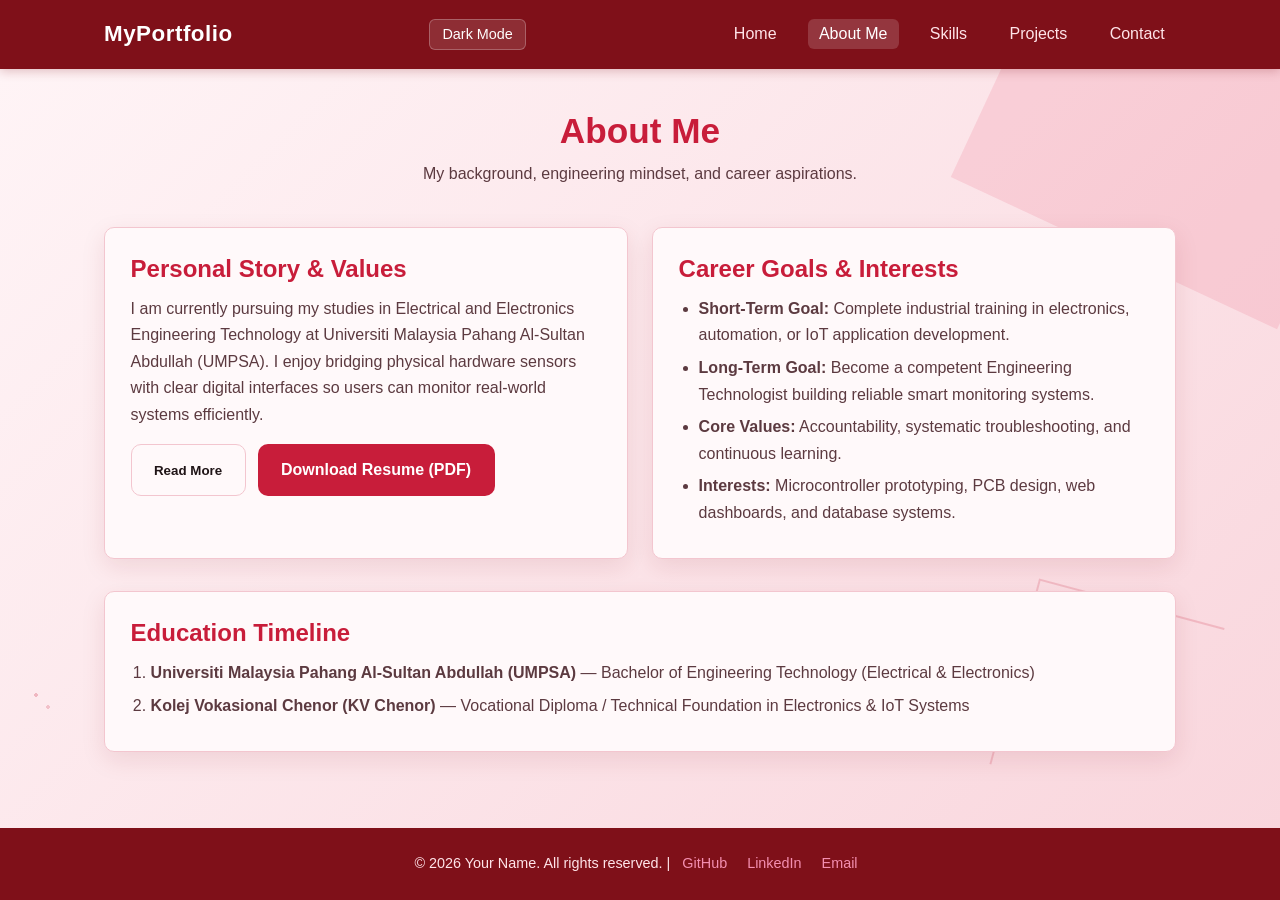
<file: about.html>
<!DOCTYPE html>
<html lang="en">
<head>
    <meta charset="UTF-8">
    <meta name="viewport" content="width=device-width, initial-scale=1.0">
    <title>About Me | Personal Portfolio</title>
    <link rel="stylesheet" href="css/style.css">
</head>
<body>
    <header>
        <nav>
            <a href="index.html" class="logo">MyPortfolio</a>
            <div class="nav-controls">
                <button id="themeToggle" class="icon-btn" type="button">Dark Mode</button>
                <button id="menuToggle" class="icon-btn menu-toggle" type="button" aria-label="Toggle menu">Menu</button>
            </div>
            <ul id="navLinks" class="nav-links">
                <li><a href="index.html">Home</a></li>
                <li><a href="about.html" class="active">About Me</a></li>
                <li><a href="skills.html">Skills</a></li>
                <li><a href="projects.html">Projects</a></li>
                <li><a href="contact.html">Contact</a></li>
            </ul>
        </nav>
    </header>

    <main class="container">
        <div class="page-header">
            <h1>About Me</h1>
            <p>My background, engineering mindset, and career aspirations.</p>
        </div>

        <div class="grid-2">
            <article class="card">
                <h2>Personal Story &amp; Values</h2>
                <p>
                    I am currently pursuing my studies in Electrical and Electronics Engineering Technology at
                    Universiti Malaysia Pahang Al-Sultan Abdullah (UMPSA). I enjoy bridging physical hardware
                    sensors with clear digital interfaces so users can monitor real-world systems efficiently.
                </p>
                <div id="moreText" class="hidden" style="margin-top: 0.8rem;">
                    <p>
                        My approach to problem-solving relies on step-by-step testing: verifying power rails,
                        validating sensor readings, and structuring clean, maintainable software. Beyond lab work,
                        I am keen on entrepreneurship and continuous self-improvement.
                    </p>
                </div>
                <div style="margin-top: 1rem; display: flex; gap: 0.75rem; flex-wrap: wrap;">
                    <button id="readMoreBtn" class="btn secondary" type="button">Read More</button>
                    <a href="docs/resume.pdf" class="btn primary" download>Download Resume (PDF)</a>
                </div>
            </article>

            <article class="card">
                <h2>Career Goals &amp; Interests</h2>
                <ul>
                    <li><strong>Short-Term Goal:</strong> Complete industrial training in electronics, automation, or IoT application development.</li>
                    <li><strong>Long-Term Goal:</strong> Become a competent Engineering Technologist building reliable smart monitoring systems.</li>
                    <li><strong>Core Values:</strong> Accountability, systematic troubleshooting, and continuous learning.</li>
                    <li><strong>Interests:</strong> Microcontroller prototyping, PCB design, web dashboards, and database systems.</li>
                </ul>
            </article>
        </div>

        <section style="margin-top: 2rem;">
            <article class="card">
                <h2>Education Timeline</h2>
                <ol>
                    <li><strong>Universiti Malaysia Pahang Al-Sultan Abdullah (UMPSA)</strong> — Bachelor of Engineering Technology (Electrical &amp; Electronics)</li>
                    <li><strong>Kolej Vokasional Chenor (KV Chenor)</strong> — Vocational Diploma / Technical Foundation in Electronics &amp; IoT Systems</li>
                </ol>
            </article>
        </section>
    </main>

    <button id="scrollTopBtn" type="button" title="Back to top">&uarr;</button>

    <footer>
        <p>&copy; <span id="year">2026</span> Your Name. All rights reserved. |
            <a href="https://github.com/" target="_blank" rel="noopener">GitHub</a>
            <a href="https://www.linkedin.com/" target="_blank" rel="noopener">LinkedIn</a>
            <a href="mailto:yourname@example.com">Email</a>
        </p>
    </footer>

    <script src="js/script.js"></script>
</body>
</html>
</file>
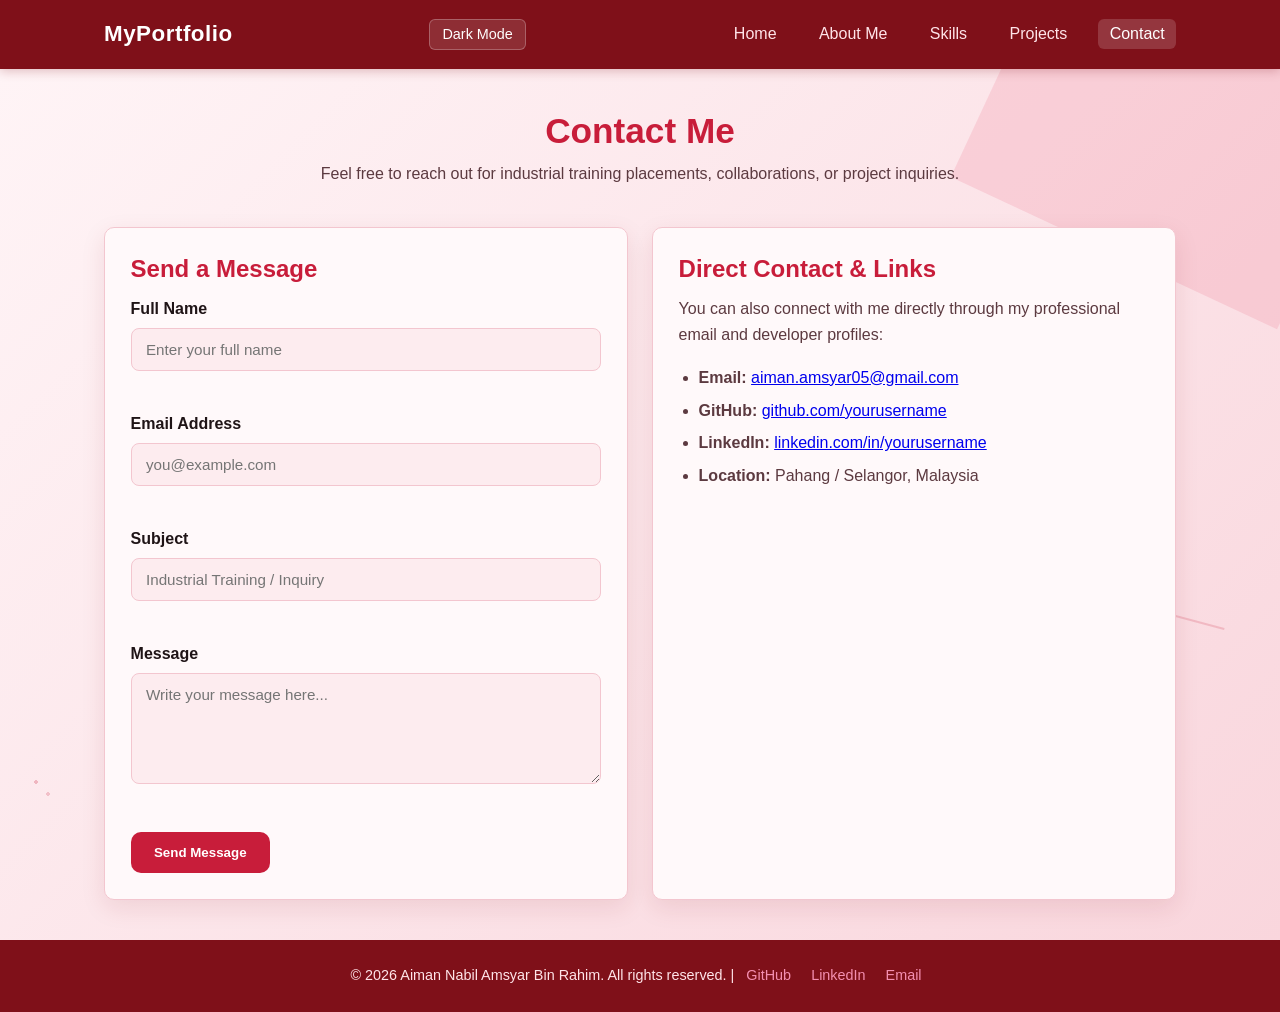
<file: contact.html>
<!DOCTYPE html>
<html lang="en">
<head>
    <meta charset="UTF-8">
    <meta name="viewport" content="width=device-width, initial-scale=1.0">
    <title>Contact | Personal Portfolio</title>
    <link rel="stylesheet" href="css/style.css">
</head>
<body>
    <header>
        <nav>
            <a href="index.html" class="logo">MyPortfolio</a>
            <div class="nav-controls">
                <button id="themeToggle" class="icon-btn" type="button">Dark Mode</button>
                <button id="menuToggle" class="icon-btn menu-toggle" type="button" aria-label="Toggle menu">Menu</button>
            </div>
            <ul id="navLinks" class="nav-links">
                <li><a href="index.html">Home</a></li>
                <li><a href="about.html">About Me</a></li>
                <li><a href="skills.html">Skills</a></li>
                <li><a href="projects.html">Projects</a></li>
                <li><a href="contact.html" class="active">Contact</a></li>
            </ul>
        </nav>
    </header>

    <main class="container">
        <div class="page-header">
            <h1>Contact Me</h1>
            <p>Feel free to reach out for industrial training placements, collaborations, or project inquiries.</p>
        </div>

        <div class="grid-2">
            <article class="card">
                <h2>Send a Message</h2>
                <form id="contactForm" novalidate>
                    <div class="form-group">
                        <label for="name">Full Name</label>
                        <input type="text" id="name" name="name" placeholder="Enter your full name" required>
                        <small id="nameError" class="error-msg"></small>
                    </div>

                    <div class="form-group">
                        <label for="email">Email Address</label>
                        <input type="email" id="email" name="email" placeholder="you@example.com" required>
                        <small id="emailError" class="error-msg"></small>
                    </div>

                    <div class="form-group">
                        <label for="subject">Subject</label>
                        <input type="text" id="subject" name="subject" placeholder="Industrial Training / Inquiry" required>
                        <small id="subjectError" class="error-msg"></small>
                    </div>

                    <div class="form-group">
                        <label for="message">Message</label>
                        <textarea id="message" name="message" rows="5" placeholder="Write your message here..." required></textarea>
                        <small id="messageError" class="error-msg"></small>
                    </div>

                    <button type="submit" class="btn primary">Send Message</button>
                    <div id="formSuccess" class="success-banner">
                        Thank you! Your message has been validated and submitted successfully.
                    </div>
                </form>
            </article>

            <article class="card">
                <h2>Direct Contact &amp; Links</h2>
                <p style="margin-bottom: 1rem;">
                    You can also connect with me directly through my professional email and developer profiles:
                </p>
                <ul>
                    <li><strong>Email:</strong> <a href="mailto:aiman.amsyar05@gmail.com">aiman.amsyar05@gmail.com</a></li>
                    <li><strong>GitHub:</strong> <a href="https://github.com/" target="_blank" rel="noopener">github.com/yourusername</a></li>
                    <li><strong>LinkedIn:</strong> <a href="https://www.linkedin.com/" target="_blank" rel="noopener">linkedin.com/in/yourusername</a></li>
                    <li><strong>Location:</strong> Pahang / Selangor, Malaysia</li>
                </ul>
            </article>
        </div>
    </main>

    <button id="scrollTopBtn" type="button" title="Back to top">&uarr;</button>

    <footer>
        <p>&copy; <span id="year">2026</span> Aiman Nabil Amsyar Bin Rahim. All rights reserved. |
            <a href="https://github.com/" target="_blank" rel="noopener">GitHub</a>
            <a href="https://www.linkedin.com/" target="_blank" rel="noopener">LinkedIn</a>
            <a href="mailto:aiman.amsyar05@gmail.com">Email</a>
        </p>
    </footer>

    <script src="js/script.js"></script>
</body>
</html>
</file>
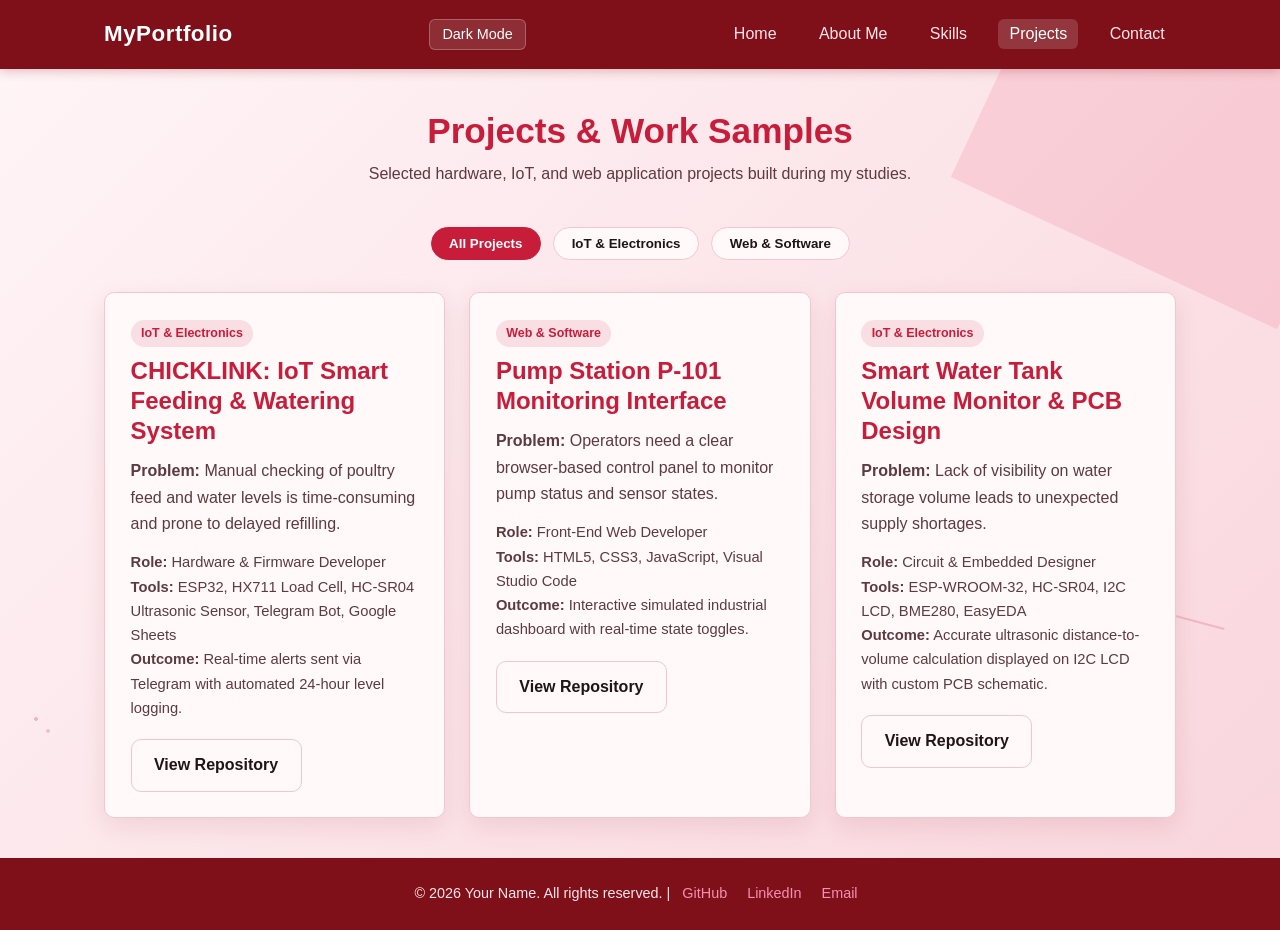
<file: projects.html>
<!DOCTYPE html>
<html lang="en">
<head>
    <meta charset="UTF-8">
    <meta name="viewport" content="width=device-width, initial-scale=1.0">
    <title>Projects | Personal Portfolio</title>
    <link rel="stylesheet" href="css/style.css">
</head>
<body>
    <header>
        <nav>
            <a href="index.html" class="logo">MyPortfolio</a>
            <div class="nav-controls">
                <button id="themeToggle" class="icon-btn" type="button">Dark Mode</button>
                <button id="menuToggle" class="icon-btn menu-toggle" type="button" aria-label="Toggle menu">Menu</button>
            </div>
            <ul id="navLinks" class="nav-links">
                <li><a href="index.html">Home</a></li>
                <li><a href="about.html">About Me</a></li>
                <li><a href="skills.html">Skills</a></li>
                <li><a href="projects.html" class="active">Projects</a></li>
                <li><a href="contact.html">Contact</a></li>
            </ul>
        </nav>
    </header>

    <main class="container">
        <div class="page-header">
            <h1>Projects &amp; Work Samples</h1>
            <p>Selected hardware, IoT, and web application projects built during my studies.</p>
        </div>

        <div class="filter-buttons">
            <button class="filter-btn active" data-filter="all" type="button">All Projects</button>
            <button class="filter-btn" data-filter="iot" type="button">IoT &amp; Electronics</button>
            <button class="filter-btn" data-filter="web" type="button">Web &amp; Software</button>
        </div>

        <div class="grid-3">
            <article class="card project-card" data-category="iot">
                <span class="badge">IoT &amp; Electronics</span>
                <h2>CHICKLINK: IoT Smart Feeding &amp; Watering System</h2>
                <p>
                    <strong>Problem:</strong> Manual checking of poultry feed and water levels is time-consuming and prone to delayed refilling.
                </p>
                <div class="project-meta">
                    <p><strong>Role:</strong> Hardware &amp; Firmware Developer</p>
                    <p><strong>Tools:</strong> ESP32, HX711 Load Cell, HC-SR04 Ultrasonic Sensor, Telegram Bot, Google Sheets</p>
                    <p><strong>Outcome:</strong> Real-time alerts sent via Telegram with automated 24-hour level logging.</p>
                </div>
                <a href="https://github.com/" class="btn secondary" target="_blank" rel="noopener">View Repository</a>
            </article>

            <article class="card project-card" data-category="web">
                <span class="badge">Web &amp; Software</span>
                <h2>Pump Station P-101 Monitoring Interface</h2>
                <p>
                    <strong>Problem:</strong> Operators need a clear browser-based control panel to monitor pump status and sensor states.
                </p>
                <div class="project-meta">
                    <p><strong>Role:</strong> Front-End Web Developer</p>
                    <p><strong>Tools:</strong> HTML5, CSS3, JavaScript, Visual Studio Code</p>
                    <p><strong>Outcome:</strong> Interactive simulated industrial dashboard with real-time state toggles.</p>
                </div>
                <a href="https://github.com/" class="btn secondary" target="_blank" rel="noopener">View Repository</a>
            </article>

            <article class="card project-card" data-category="iot">
                <span class="badge">IoT &amp; Electronics</span>
                <h2>Smart Water Tank Volume Monitor &amp; PCB Design</h2>
                <p>
                    <strong>Problem:</strong> Lack of visibility on water storage volume leads to unexpected supply shortages.
                </p>
                <div class="project-meta">
                    <p><strong>Role:</strong> Circuit &amp; Embedded Designer</p>
                    <p><strong>Tools:</strong> ESP-WROOM-32, HC-SR04, I2C LCD, BME280, EasyEDA</p>
                    <p><strong>Outcome:</strong> Accurate ultrasonic distance-to-volume calculation displayed on I2C LCD with custom PCB schematic.</p>
                </div>
                <a href="https://github.com/" class="btn secondary" target="_blank" rel="noopener">View Repository</a>
            </article>
        </div>
    </main>

    <button id="scrollTopBtn" type="button" title="Back to top">&uarr;</button>

    <footer>
        <p>&copy; <span id="year">2026</span> Your Name. All rights reserved. |
            <a href="https://github.com/" target="_blank" rel="noopener">GitHub</a>
            <a href="https://www.linkedin.com/" target="_blank" rel="noopener">LinkedIn</a>
            <a href="mailto:yourname@example.com">Email</a>
        </p>
    </footer>

    <script src="js/script.js"></script>
</body>
</html>
</file>
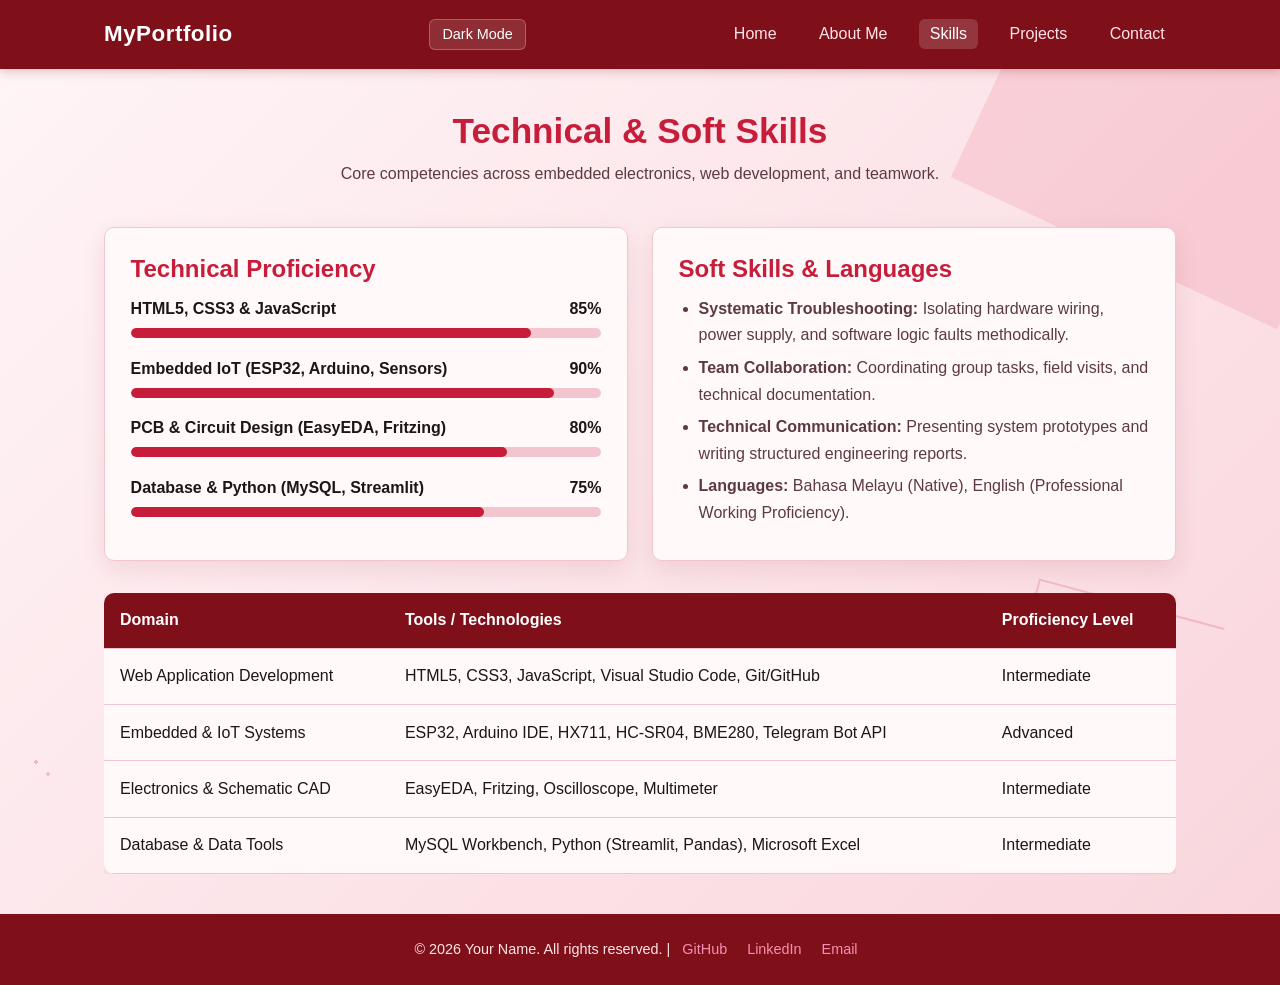
<file: skills.html>
<!DOCTYPE html>
<html lang="en">
<head>
    <meta charset="UTF-8">
    <meta name="viewport" content="width=device-width, initial-scale=1.0">
    <title>Skills | Personal Portfolio</title>
    <link rel="stylesheet" href="css/style.css">
</head>
<body>
    <header>
        <nav>
            <a href="index.html" class="logo">MyPortfolio</a>
            <div class="nav-controls">
                <button id="themeToggle" class="icon-btn" type="button">Dark Mode</button>
                <button id="menuToggle" class="icon-btn menu-toggle" type="button" aria-label="Toggle menu">Menu</button>
            </div>
            <ul id="navLinks" class="nav-links">
                <li><a href="index.html">Home</a></li>
                <li><a href="about.html">About Me</a></li>
                <li><a href="skills.html" class="active">Skills</a></li>
                <li><a href="projects.html">Projects</a></li>
                <li><a href="contact.html">Contact</a></li>
            </ul>
        </nav>
    </header>

    <main class="container">
        <div class="page-header">
            <h1>Technical &amp; Soft Skills</h1>
            <p>Core competencies across embedded electronics, web development, and teamwork.</p>
        </div>

        <div class="grid-2">
            <article class="card">
                <h2>Technical Proficiency</h2>
                <div class="skill-item">
                    <div class="skill-header"><span>HTML5, CSS3 &amp; JavaScript</span><span>85%</span></div>
                    <div class="progress-bar"><div class="progress-fill" data-width="85%"></div></div>
                </div>
                <div class="skill-item">
                    <div class="skill-header"><span>Embedded IoT (ESP32, Arduino, Sensors)</span><span>90%</span></div>
                    <div class="progress-bar"><div class="progress-fill" data-width="90%"></div></div>
                </div>
                <div class="skill-item">
                    <div class="skill-header"><span>PCB &amp; Circuit Design (EasyEDA, Fritzing)</span><span>80%</span></div>
                    <div class="progress-bar"><div class="progress-fill" data-width="80%"></div></div>
                </div>
                <div class="skill-item">
                    <div class="skill-header"><span>Database &amp; Python (MySQL, Streamlit)</span><span>75%</span></div>
                    <div class="progress-bar"><div class="progress-fill" data-width="75%"></div></div>
                </div>
            </article>

            <article class="card">
                <h2>Soft Skills &amp; Languages</h2>
                <ul>
                    <li><strong>Systematic Troubleshooting:</strong> Isolating hardware wiring, power supply, and software logic faults methodically.</li>
                    <li><strong>Team Collaboration:</strong> Coordinating group tasks, field visits, and technical documentation.</li>
                    <li><strong>Technical Communication:</strong> Presenting system prototypes and writing structured engineering reports.</li>
                    <li><strong>Languages:</strong> Bahasa Melayu (Native), English (Professional Working Proficiency).</li>
                </ul>
            </article>
        </div>

        <section class="table-wrapper">
            <table>
                <thead>
                    <tr>
                        <th>Domain</th>
                        <th>Tools / Technologies</th>
                        <th>Proficiency Level</th>
                    </tr>
                </thead>
                <tbody>
                    <tr>
                        <td>Web Application Development</td>
                        <td>HTML5, CSS3, JavaScript, Visual Studio Code, Git/GitHub</td>
                        <td>Intermediate</td>
                    </tr>
                    <tr>
                        <td>Embedded &amp; IoT Systems</td>
                        <td>ESP32, Arduino IDE, HX711, HC-SR04, BME280, Telegram Bot API</td>
                        <td>Advanced</td>
                    </tr>
                    <tr>
                        <td>Electronics &amp; Schematic CAD</td>
                        <td>EasyEDA, Fritzing, Oscilloscope, Multimeter</td>
                        <td>Intermediate</td>
                    </tr>
                    <tr>
                        <td>Database &amp; Data Tools</td>
                        <td>MySQL Workbench, Python (Streamlit, Pandas), Microsoft Excel</td>
                        <td>Intermediate</td>
                    </tr>
                </tbody>
            </table>
        </section>
    </main>

    <button id="scrollTopBtn" type="button" title="Back to top">&uarr;</button>

    <footer>
        <p>&copy; <span id="year">2026</span> Your Name. All rights reserved. |
            <a href="https://github.com/" target="_blank" rel="noopener">GitHub</a>
            <a href="https://www.linkedin.com/" target="_blank" rel="noopener">LinkedIn</a>
            <a href="mailto:yourname@example.com">Email</a>
        </p>
    </footer>

    <script src="js/script.js"></script>
</body>
</html>
</file>
<file: css/style.css>
/* =========================================
1. CSS VARIABLES & THEME
========================================= */
:root {
    --bg-main: #fdecef;           /* Merah cair lembut untuk latar utama */
    --bg-surface: #fff9fa;        /* Permukaan kad/butang sekunder merah sangat cair */
    --bg-nav: #7f1019;            /* Header / navbar merah pekat */
    --text-main: #1f1416;         /* Teks utama gelap berkontras tinggi */
    --text-muted: #5c3a40;        /* Teks sekunder merah keperangan lembut */
    --primary: #c81d3a;           /* Merah pekat utama (nama, butang, aksen) */
    --primary-dark: #880e24;      /* Merah lebih pekat untuk hover */
    --accent: #f48fb1;            /* Merah cair / merah jambu lembut untuk border & ikon */
    --border-color: #f3c6cf;      /* Garis sempadan merah cair */
    --shadow: 0 8px 24px rgba(127, 16, 25, 0.1);
    --radius: 10px;
}

body.dark-mode {
    --bg-main: #16070a;
    --bg-surface: #260d12;
    --bg-nav: #0d0305;
    --text-main: #fff1f3;
    --text-muted: #d4a5ae;
    --primary: #ff4d6d;
    --primary-dark: #c81d3a;
    --accent: #ff8fa3;
    --border-color: #4a1922;
    --shadow: 0 8px 24px rgba(0, 0, 0, 0.45);
}

/* =========================================
2. RESET & BASE STYLES
========================================= */
* {
    margin: 0;
    padding: 0;
    box-sizing: border-box;
}

html {
    scroll-behavior: smooth;
}

body {
    position: relative;
    font-family: 'Segoe UI', Tahoma, Geneva, Verdana, sans-serif;
    background-color: var(--bg-main);
    background-image:
        radial-gradient(rgba(200, 29, 58, 0.25) 2px, transparent 2px),
        radial-gradient(rgba(200, 29, 58, 0.20) 2px, transparent 2px),
        linear-gradient(135deg, #fff5f7 0%, #f9d5dc 100%);
    background-size: 24px 24px, 24px 24px, 100% 100%;
    background-position: 24px 78%, 36px calc(78% + 12px), 0 0;
    background-repeat: no-repeat, no-repeat, no-repeat;
    color: var(--text-main);
    line-height: 1.65;
    display: flex;
    flex-direction: column;
    min-height: 100vh;
    overflow-x: hidden;
    transition: background-color 0.3s ease, color 0.3s ease;
}

/* Corak bentuk geometri & garisan halus di belakang */
body::before {
    content: "";
    position: fixed;
    top: -90px;
    right: -90px;
    width: 360px;
    height: 360px;
    background: rgba(235, 115, 138, 0.20);
    transform: rotate(25deg);
    pointer-events: none;
    z-index: 0;
}

body::after {
    content: "";
    position: fixed;
    bottom: 12%;
    right: 6%;
    width: 190px;
    height: 190px;
    border-top: 2px solid rgba(200, 29, 58, 0.18);
    border-left: 2px solid rgba(200, 29, 58, 0.18);
    transform: rotate(15deg);
    pointer-events: none;
    z-index: 0;
}

/* Sembunyikan corak tambahan dalam dark mode supaya tidak serabut */
body.dark-mode {
    background-image: none;
}

body.dark-mode::before,
body.dark-mode::after {
    display: none;
}

header,
main,
footer {
    position: relative;
    z-index: 1;
}

main {
    flex: 1;
}

.container {
    max-width: 1120px;
    margin: 0 auto;
    padding: 2.5rem 1.5rem;
}

h1, h2, h3 {
    line-height: 1.25;
}

.page-header {
    text-align: center;
    margin-bottom: 2.5rem;
}

.page-header h1 {
    font-size: 2.2rem;
    color: var(--primary);
    margin-bottom: 0.5rem;
}

.page-header p {
    color: var(--text-muted);
    max-width: 650px;
    margin: 0 auto;
}

/* =========================================
3. HEADER & NAVIGATION (FLEXBOX)
========================================= */
header {
    background-color: var(--bg-nav);
    color: #ffffff;
    position: sticky;
    top: 0;
    z-index: 1000;
    box-shadow: 0 2px 10px rgba(127, 16, 25, 0.25);
}

nav {
    max-width: 1120px;
    margin: 0 auto;
    padding: 1rem 1.5rem;
    display: flex;
    justify-content: space-between;
    align-items: center;
    flex-wrap: wrap;
}

.brand-group {
    display: flex;
    align-items: center;
    gap: 0.65rem;
}

.nav-avatar {
    display: inline-flex;
    align-items: center;
    flex-shrink: 0;
}

button.nav-avatar {
    background: transparent;
    border: none;
    padding: 0;
    cursor: pointer;
}

header .nav-avatar img {
    width: 36px;
    height: 36px;
    border-radius: 50%;
    object-fit: cover;
    border: 2px solid var(--accent);
    display: block;
}

.logo {
    font-size: 1.4rem;
    font-weight: 700;
    color: #ffffff;
    text-decoration: none;
    letter-spacing: 0.5px;
}

.nav-controls {
    display: flex;
    align-items: center;
    gap: 0.75rem;
}

.nav-links {
    list-style: none;
    display: flex;
    align-items: center;
    gap: 1.25rem;
}

.nav-links a {
    color: #ffe4e9;
    text-decoration: none;
    font-weight: 500;
    padding: 0.4rem 0.7rem;
    border-radius: 6px;
    transition: background-color 0.25s ease, color 0.25s ease;
}

.nav-links a:hover,
.nav-links a.active {
    color: #ffffff;
    background-color: rgba(255, 255, 255, 0.16);
}

.icon-btn {
    background: rgba(255, 255, 255, 0.12);
    color: #ffffff;
    border: 1px solid rgba(255, 255, 255, 0.25);
    padding: 0.4rem 0.75rem;
    border-radius: 6px;
    cursor: pointer;
    font-size: 0.9rem;
    transition: background-color 0.25s ease;
}

.icon-btn:hover {
    background: rgba(255, 255, 255, 0.24);
}

.menu-toggle {
    display: none;
}

/* =========================================
   3B. PROFILE AVATAR MODAL
========================================= */
.avatar-modal {
    display: none;
    position: fixed;
    inset: 0;
    background-color: rgba(38, 8, 14, 0.78);
    z-index: 2000;
    justify-content: center;
    align-items: center;
    padding: 1.25rem;
}

.avatar-modal.open {
    display: flex;
}

.avatar-modal-content {
    position: relative;
    background-color: var(--bg-surface);
    color: var(--text-main);
    border: 1px solid var(--border-color);
    border-radius: 14px;
    padding: 1.25rem;
    max-width: 420px;
    width: 100%;
    text-align: center;
    box-shadow: 0 20px 50px rgba(0, 0, 0, 0.45);
}

.avatar-modal-content img {
    width: 100%;
    max-width: 340px;
    max-height: 340px;
    aspect-ratio: 1 / 1;
    object-fit: cover;
    border-radius: 12px;
    margin: 0.5rem auto 0.75rem;
    display: block;
}

.avatar-modal-close {
    position: absolute;
    top: 0.6rem;
    right: 0.75rem;
    background: transparent;
    border: none;
    color: var(--text-main);
    font-size: 1.6rem;
    line-height: 1;
    cursor: pointer;
    padding: 0.15rem 0.45rem;
    border-radius: 6px;
}

.avatar-modal-close:hover {
    background-color: rgba(200, 29, 58, 0.15);
}

.avatar-modal-caption {
    font-size: 0.92rem;
    color: var(--text-muted);
    font-weight: 600;
}

/* =========================================
4. HERO SECTION (INDEX)
========================================= */
.hero {
    max-width: 1120px;
    margin: 2rem auto;
    padding: 2.5rem 1.5rem;
    display: flex;
    justify-content: space-between;
    align-items: center;
    gap: 2.5rem;
}

.hero-content {
    max-width: 620px;
}

#greeting {
    font-size: 0.95rem;
    font-weight: 600;
    color: var(--primary);
    margin-bottom: 0.4rem;
}

.hero-content h1 {
    font-size: 2.6rem;
    margin-bottom: 0.6rem;
}

.highlight {
    color: var(--primary);
}

#tagline {
    font-size: 1.2rem;
    font-weight: 600;
    color: var(--text-muted);
    min-height: 1.9rem;
    margin-bottom: 1rem;
}

.intro {
    color: var(--text-muted);
    margin-bottom: 1.5rem;
}

.cta-buttons {
    display: flex;
    flex-wrap: wrap;
    gap: 1rem;
}

.btn {
    display: inline-block;
    padding: 0.75rem 1.4rem;
    border-radius: var(--radius);
    text-decoration: none;
    font-weight: 600;
    cursor: pointer;
    border: 1px solid transparent;
    transition: transform 0.2s ease, background-color 0.25s ease, box-shadow 0.25s ease;
}

.btn:hover {
    transform: translateY(-2px);
}

.btn.primary {
    background-color: var(--primary);
    color: #ffffff;
}

.btn.primary:hover {
    background-color: var(--primary-dark);
    box-shadow: 0 6px 16px rgba(200, 29, 58, 0.3);
}

.btn.secondary {
    background-color: var(--bg-surface);
    color: var(--text-main);
    border-color: var(--border-color);
}

.btn.secondary:hover {
    border-color: var(--primary);
}

.hero-image img {
    width: 260px;
    height: 260px;
    border-radius: 50%;
    object-fit: cover;
    border: 5px solid var(--primary);
    box-shadow: var(--shadow);
    transition: transform 0.3s ease;
}

.hero-image img:hover {
    transform: scale(1.03);
}

/* =========================================
5. CARDS & GRID LAYOUTS
========================================= */
.grid-3 {
    display: grid;
    grid-template-columns: repeat(3, 1fr);
    gap: 1.5rem;
}

.grid-2 {
    display: grid;
    grid-template-columns: repeat(2, 1fr);
    gap: 1.5rem;
}

.card {
    background-color: var(--bg-surface);
    border: 1px solid var(--border-color);
    border-radius: var(--radius);
    padding: 1.6rem;
    box-shadow: var(--shadow);
    transition: transform 0.25s ease, border-color 0.25s ease;
}

.card:hover {
    transform: translateY(-4px);
    border-color: var(--primary);
}

.card h2, .card h3 {
    margin-bottom: 0.75rem;
    color: var(--primary);
}

.card p, .card li {
    color: var(--text-muted);
}

.card ul, .card ol {
    padding-left: 1.25rem;
    margin-top: 0.5rem;
}

.card li {
    margin-bottom: 0.4rem;
}

.stat-card {
    text-align: center;
}

.stat-card h2 {
    font-size: 2rem;
}

/* =========================================
6. SKILLS BARS & TABLE
========================================= */
.skill-item {
    margin-bottom: 1.1rem;
}

.skill-header {
    display: flex;
    justify-content: space-between;
    font-weight: 600;
    margin-bottom: 0.35rem;
}

.progress-bar {
    width: 100%;
    height: 10px;
    background-color: var(--border-color);
    border-radius: 999px;
    overflow: hidden;
}

.progress-fill {
    height: 100%;
    width: 0;
    background-color: var(--primary);
    border-radius: 999px;
    transition: width 1s ease-in-out;
}

.table-wrapper {
    overflow-x: auto;
    margin-top: 2rem;
}

table {
    width: 100%;
    border-collapse: collapse;
    background-color: var(--bg-surface);
    border-radius: var(--radius);
    overflow: hidden;
    box-shadow: var(--shadow);
}

th, td {
    padding: 0.9rem 1rem;
    text-align: left;
    border-bottom: 1px solid var(--border-color);
}

th {
    background-color: var(--bg-nav);
    color: #ffffff;
}

/* =========================================
7. PROJECTS FILTER & TAGS
========================================= */
.filter-buttons {
    display: flex;
    justify-content: center;
    flex-wrap: wrap;
    gap: 0.75rem;
    margin-bottom: 2rem;
}

.filter-btn {
    padding: 0.5rem 1.1rem;
    border: 1px solid var(--border-color);
    background-color: var(--bg-surface);
    color: var(--text-main);
    border-radius: 999px;
    cursor: pointer;
    font-weight: 600;
    transition: all 0.25s ease;
}

.filter-btn.active,
.filter-btn:hover {
    background-color: var(--primary);
    color: #ffffff;
    border-color: var(--primary);
}

.badge {
    display: inline-block;
    font-size: 0.78rem;
    font-weight: 600;
    padding: 0.2rem 0.65rem;
    border-radius: 999px;
    background-color: rgba(200, 29, 58, 0.12);
    color: var(--primary);
    margin-bottom: 0.6rem;
}

.project-meta {
    margin: 0.8rem 0 1.2rem;
    font-size: 0.92rem;
}

/* =========================================
8. CONTACT FORM & VALIDATION
========================================= */
.form-group {
    margin-bottom: 1.15rem;
}

.form-group label {
    display: block;
    font-weight: 600;
    margin-bottom: 0.35rem;
}

.form-group input,
.form-group textarea {
    width: 100%;
    padding: 0.75rem 0.9rem;
    border: 1px solid var(--border-color);
    border-radius: 8px;
    background-color: var(--bg-main);
    color: var(--text-main);
    font-family: inherit;
    font-size: 0.95rem;
    transition: border-color 0.25s ease;
}

.form-group input:focus,
.form-group textarea:focus {
    outline: none;
    border-color: var(--primary);
}

.error-msg {
    display: block;
    color: #ef4444;
    font-size: 0.85rem;
    margin-top: 0.25rem;
    min-height: 1.1rem;
}

.success-banner {
    display: none;
    margin-top: 1rem;
    padding: 0.9rem 1rem;
    border-radius: 8px;
    background-color: rgba(16, 185, 129, 0.15);
    color: #10b981;
    border: 1px solid #10b981;
    font-weight: 600;
}

.hidden {
    display: none;
}

/* =========================================
9. FOOTER & SCROLL TO TOP
========================================= */
footer {
    background-color: var(--bg-nav);
    color: #ffe4e9;
    text-align: center;
    padding: 1.5rem;
    margin-top: auto;
    font-size: 0.9rem;
}

footer a {
    color: var(--accent);
    text-decoration: none;
    margin: 0 0.5rem;
}

footer a:hover {
    text-decoration: underline;
}

#scrollTopBtn {
    position: fixed;
    bottom: 24px;
    right: 24px;
    background-color: var(--primary);
    color: #ffffff;
    border: none;
    border-radius: 50%;
    width: 44px;
    height: 44px;
    font-size: 1.2rem;
    cursor: pointer;
    display: none;
    box-shadow: var(--shadow);
    transition: background-color 0.25s ease, transform 0.25s ease;
    z-index: 900;
}

#scrollTopBtn:hover {
    background-color: var(--primary-dark);
    transform: translateY(-3px);
}

/* =========================================
10. MEDIA QUERIES (TABLET <= 768px, MOBILE <= 480px)
========================================= */
@media (max-width: 768px) {
    .menu-toggle {
        display: inline-block;
    }

    .nav-links {
        display: none;
        width: 100%;
        flex-direction: column;
        text-align: center;
        padding-top: 1rem;
        gap: 0.5rem;
    }

    .nav-links.show {
        display: flex;
    }

    .hero {
        flex-direction: column-reverse;
        text-align: center;
        margin: 1rem auto;
        padding: 1.5rem;
    }

    .hero-content h1 {
        font-size: 2.1rem;
    }

    .cta-buttons {
        justify-content: center;
    }

    .hero-image img {
        width: 200px;
        height: 200px;
    }

    .grid-3,
    .grid-2 {
        grid-template-columns: 1fr;
    }
}

@media (max-width: 480px) {
    .hero-content h1 {
        font-size: 1.75rem;
    }

    #tagline {
        font-size: 1.05rem;
    }

    .btn {
        width: 100%;
        text-align: center;
    }

    .hero-image img {
        width: 165px;
        height: 165px;
    }

    .page-header h1 {
        font-size: 1.8rem;
    }
}
</file>
